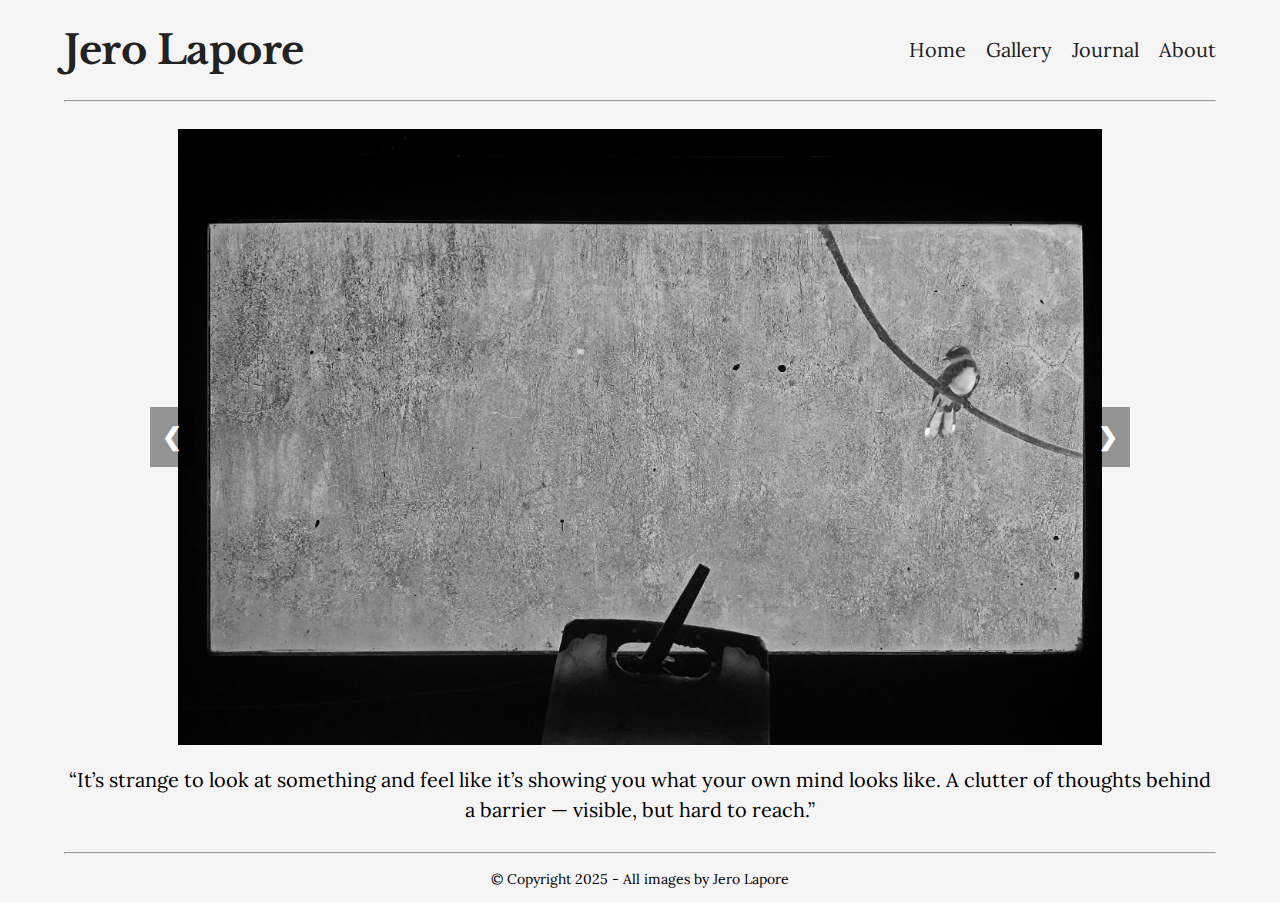
<file: index.html>
<!DOCTYPE html>
<html lang="en">
<head>
    <meta charset="UTF-8">
    <meta name="viewport" content="width=device-width, initial-scale=1.0">
    <link rel="stylesheet" href="styles.css">
    <link rel="stylesheet" href="queries.css">
    <title>Jero Lapore | HOME</title>
</head>
<body>
    <header>
        <div class="container">
            <nav class="navbar">
                <h3>Jero Lapore</h3>
                <ul class="nav-link-container">
                    <li><a href="#">Home</a></li>
                    <li><a href="gallery.html">Gallery</a></li>
                    <li><a href="journal.html">Journal</a></li>
                    <li><a href="about.html">About</a></li>
                </ul>
            </nav>
            <hr>
        </div>
    </header>

    <section class="home-section">
        <div class="container">
            <div class="home-container">
                <div class="slideshow">
                    <div class="slide fade">
                        <img class="home-img" src="images/home/collapse.jpg" alt="home section image 1">
                    </div>
                    <div class="slide fade">
                        <img class="home-img" src="images/home/inside-looking-out.jpg" alt="home section image 2">
                    </div>
                    <div class="slide fade">
                        <img class="home-img" src="images/home/laugh.jpg" alt="home section image 3">
                    </div>
                    <div class="slide fade">
                        <img class="home-img" src="images/home/bbq.jpg" alt="home section image 4">
                    </div>
                    <div class="slide fade">
                        <img class="home-img" src="images/home/ascend.jpg" alt="home section image 5">
                    </div>

                    <!-- Buttons -->
                    <a class="prev">&#10094;</a>
                    <a class="next">&#10095;</a>
                </div>
                <div>
                    <p>“It’s strange to look at something and feel like it’s showing you what your own mind looks like. A clutter of thoughts behind a barrier — visible, but hard to reach.”</p>
                </div>
            </div>

            <footer>
                <hr>
                <div class="footer">
                    © Copyright 2025 - All images by Jero Lapore
                </div>
            </footer>
        </div>
    </section>

    <script src="script.js"></script>
</body>
</html>
</file>
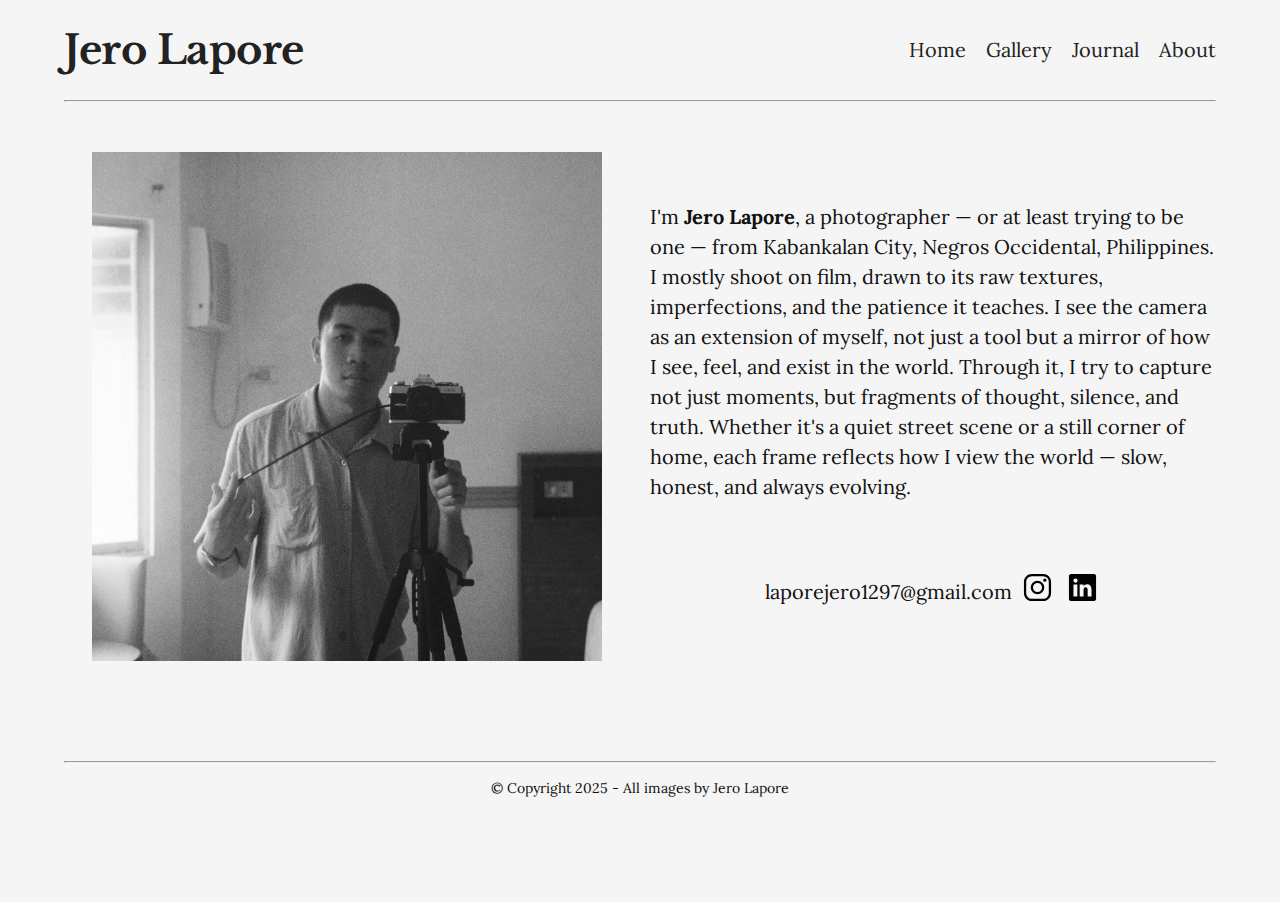
<file: about.html>
<!DOCTYPE html>
<html lang="en">
<head>
    <meta charset="UTF-8">
    <meta name="viewport" content="width=device-width, initial-scale=1.0">
    <link rel="stylesheet" href="styles.css">
    <link rel="stylesheet" href="queries.css">
    <title>Jero Lapore | ABOUT</title>
</head>
<body>
    <header>
        <div class="container">
            <nav class="navbar">
                <h3>Jero Lapore</h3>
                <ul class="nav-link-container">
                    <li><a href="index.html">Home</a></li>
                    <li><a href="gallery.html">Gallery</a></li>
                    <li><a href="journal.html">Journal</a></li>
                    <li><a href="#">About</a></li>
                </ul>
            </nav>
            <hr>
        </div>
    </header>

    <section class="about-section">
        <div class="container">
            <div class="about-grid-container">
                <img src="images/about/about-img.JPG" alt="about-img">
                <div class="about-paragraph">
                    <div>
                        <p>I'm <strong>Jero Lapore</strong>, a photographer — or at least trying to be one — from Kabankalan City, Negros Occidental, Philippines. I mostly shoot on film, drawn to its raw textures, imperfections, and the patience it teaches. I see the camera as an extension of myself, not just a tool but a mirror of how I see, feel, and exist in the world. Through it, I try to capture not just moments, but fragments of thought, silence, and truth. Whether it's a quiet street scene or a still corner of home, each frame reflects how I view the world — slow, honest, and always evolving.</p>
                    </div>
                </div>
                <div class="about-social-links">
                    <div>
                        <a href="">laporejero1297@gmail.com</a>
                    </div>
                    <div>
                        <a class="social-item" href="https://www.instagram.com/jero.lapore/">
                            <img class="social-icons" src="images/about/instagram.svg" alt="instagram logo">
                        </a>
                    </div>
                    <div>
                        <a class="social-item" href="">
                            <img class="social-icons" src="images/about/linkedin.svg" alt="linkedin logo">
                        </a>
                    </div>
                    <!-- <p></p> -->
                </div>
            </div>

            <footer>
                <hr>
                <div class="footer">
                    © Copyright 2025 - All images by Jero Lapore
                </div>
            </footer>
        </div>
    </section>
    
</body>
</html>
</file>
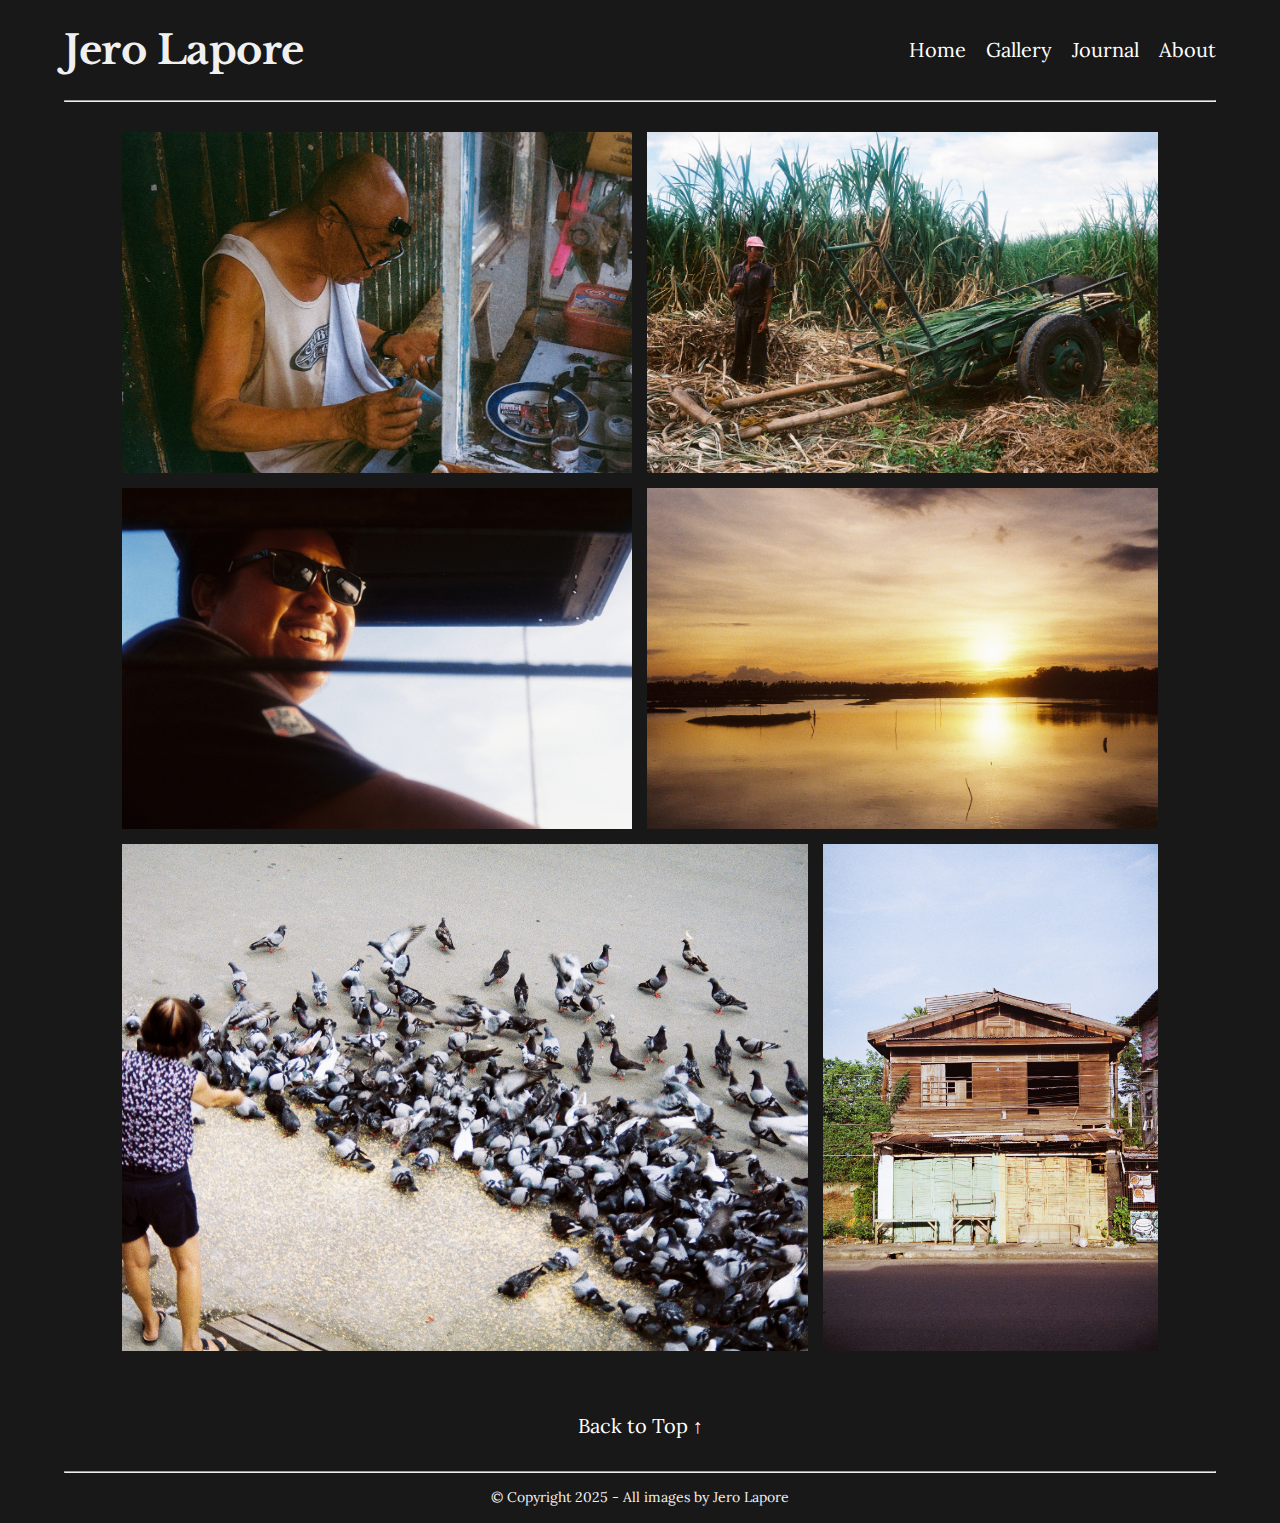
<file: gallery.html>
<!DOCTYPE html>
<html lang="en">
<head>
    <meta charset="UTF-8">
    <meta name="viewport" content="width=device-width, initial-scale=1.0">
    <link rel="stylesheet" href="styles.css">
    <link rel="stylesheet" href="queries.css">
    <title>Jero Lapore | GALLERY</title>
    <style>
        /* ---------- NAVBAR ---------- */
        .nav-link-container a {
            color: var(--nav-text-color);
        }

        hr {
            background-color: white;
        }

        .back-to-top {
            color: white;
        }
    </style>
</head>
<body>
    <header class="gallery-header">
        <div class="container">
            <nav class="navbar">
                <h3>Jero Lapore</h3>
                <ul class="nav-link-container">
                    <li><a href="index.html">Home</a></li>
                    <li><a href="#">Gallery</a></li>
                    <li><a href="journal.html">Journal</a></li>
                    <li><a href="about.html">About</a></li>
                </ul>
            </nav>
            <hr>
        </div>
    </header>

    <section class="gallery-section">
        <div class="container">
            <div class="gallery-grid-container">
                <img class="span-2 margin-top" src="images/gallery/000001.jpg" alt="000001">
                <img class="span-2 margin-top" src="images/gallery/000002.jpg" alt="000002">

                <img class="span-2" src="images/gallery/000003.jpg" alt="000003">
                <img class="span-2" src="images/gallery/000004.jpg" alt="000004">
            </div>
            
            <div class="grid-3-columns">
                <div class="horizontal-wrapper span-2 margin-bottom">
                    <img src="images/gallery/000005.jpg" alt="000005">
                </div>
                <div class="vertical-wrapper span-1 margin-bottom">
                    <img src="images/gallery/000006.jpg" alt="000006">
                </div>
            </div>

            <a href="#" class="back-to-top">Back to Top ↑</a>

            <footer>
                <hr>
                <div class="footer">
                    © Copyright 2025 - All images by Jero Lapore
                </div>
            </footer>
        </div>
        
        
    </section>
    
</body>
</html>
</file>
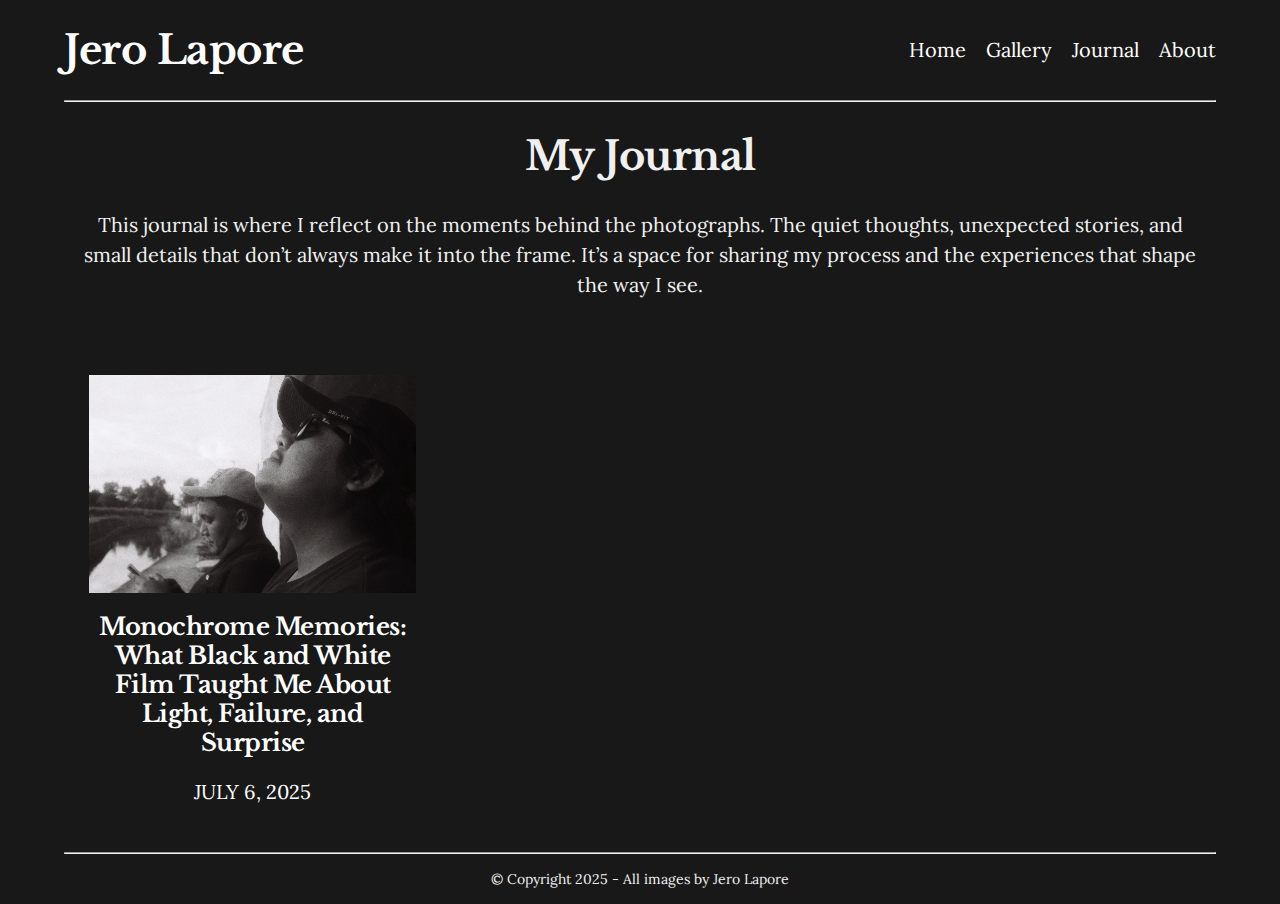
<file: journal.html>
<!DOCTYPE html>
<html lang="en">
<head>
    <meta charset="UTF-8">
    <meta name="viewport" content="width=device-width, initial-scale=1.0">
    <link rel="stylesheet" href="styles.css">
    <link rel="stylesheet" href="queries.css">
    <title>Jero Lapore | ABOUT</title>
    <style>
        /* ---------- NAVBAR ---------- */
        hr {
            background-color: white;
        }

        header {
            background-color: var(--nav-bg);
            color: var(--nav-text-color);
        }

        .nav-link-container a {
            color: var(--nav-text-color);
        }

        .journal-section, footer {
            background-color: var(--gallery-bg);
            color: var(--gallery-text-color);
        }

        .journal-section {
            height: calc(100vh - var(--nav-height) - var(--footer-height));
        }

        .journal-section h3 {
            text-align: center;
            padding: 3rem 0;
        }

        .paragraph {
            text-align: center;
        }

        .journal-card {
            color: white;
        }

        .journal-card-container {
            display: grid;
            grid-template-columns: repeat(auto-fill, minmax(300px, 1fr));
            gap: 3rem;
            max-width: 130rem;
            margin: 0 auto;
        }

        .journal-card {
            background-color: var(--nav-bg);
            margin-top: 6rem;
            text-align: center;
            padding: 1.5rem;
            gap: 2rem;
            
            display: flex;
            flex-direction: column;
            justify-content: space-between;
        }

        .journal-card img {
            width: 100%;
            height: auto;
        }

        .journal-card:hover {
            opacity: 0.7;
        }

        /* XS - PHONE (PORTRAIT) (0 – 576px) */
        @media (max-width: 36rem) {
            .journal-card-container {
                grid-template-columns: 1fr;
            }  
        }
    </style>
</head>
<body>
    <header class="journal-header">
        <div class="container">
            <nav class="navbar">
                <h3>Jero Lapore</h3>
                <ul class="nav-link-container">
                    <li><a href="index.html">Home</a></li>
                    <li><a href="gallery.html">Gallery</a></li>
                    <li><a href="#">Journal</a></li>
                    <li><a href="about.html">About</a></li>
                </ul>
            </nav>
            <hr>
        </div>
    </header>

    <section class="journal-section">
        <div class="container">
            <h3>My Journal</h3>
            <p class="paragraph">This journal is where I reflect on the moments behind the photographs. The quiet thoughts, unexpected stories, and small details that don’t always make it into the frame. It’s a space for sharing my process and the experiences that shape the way I see.</p>

            <div class="journal-card-container">
                <a href="monochrome-memories.html" class="journal-card">
                    <img src="images/monochrome/000001.JPG" alt="000001">
                    <h5>Monochrome Memories: What Black and White Film Taught Me About Light, Failure, and Surprise</h5>
                    <p>JULY 6, 2025</p>
                </a>
            </div>            
        </div>
    </section>

    <footer>
        <div class="container">
            <hr>
            <div class="footer">
                © Copyright 2025 - All images by Jero Lapore
            </div>
        </div>
    </footer> 
</body>
</html>
</file>
<file: styles.css>
@import url('https://fonts.googleapis.com/css2?family=Libre+Baskerville:ital,wght@0,400;0,700;1,400&display=swap');

@import url('https://fonts.googleapis.com/css2?family=Lora:ital,wght@0,400..700;1,400..700&display=swap');

/*
-------------- TYPOGRAPHY --------------

FONT SIZES
12px / 16px / 20px / 24px / 32px / 40px / 48px / 62px

FONT WEIGHTS
400 / 700

LINE HEIGHTS
1.2 / 1.5

LETTER SPACING
0 / -2px

FONT FAMILY
Headings: "Libre Baskerville", serif
body text: "Lora", serif

-------------- COLORS --------------
NAV
Background: #111
Text color: #111

HOMEPAGE
Background: #f5f5f5
Color: #222

GALLERY
Background: #1a1a1a
Color: #f0f0f0
Border: 2px solid #333

ABOUT
Background: #ffffff
Color: #111
*/

/* ------------------------- GLOBAL STYLES ------------------------- */

:root {
    /* FONT SIZE */
    --text-sm: 1.4rem;
    --text-base: 1.6rem;
    --text-paragraph: 2rem;
    --text-h5: 2.4rem;
    --text-h4: 3.2rem;
    --text-h3: 4rem;
    --text-h2: 4.8rem;
    --text-h1: 6.2rem;

    /* FONT WEIGHTS */
    --font-weight-normal: 400;
    --font-weight-bold: 700;

    /* LINE HEIGHT */
    --line-height-tight: 1.2;
    --line-height-normal: 1.5;

    /* LETTER SPACING */
    --letter-spacing-tight: -0.5px;

    /* FONT FAMILY */
    --font-family-heading: "Libre Baskerville", serif;
    --font-family-body: "Lora", serif;

    /* COLORS */
    --nav-bg: #181818;
    --nav-text-color: white;
    --home-bg: #f5f5f5;
    --home-text-color: #222;
    /* --gallery-bg: #1a1a1a; */
    --gallery-bg: #181818;
    --gallery-text-color: #f0f0f0;
    --about-bg: #f5f5f5;
    --about-text-color: #111;

    /* MISCELLANEOUS */
    --nav-height: 100px;
    --footer-height: 5rem;
}

* {
    margin: 0;
    padding: 0;
    box-sizing: border-box;
}

html {
    font-size: 62.5%; /* 10px */
    scroll-behavior: smooth;
}

body {
    font-family: var(--font-family-body);
    font-weight: var(--font-weight-normal);
    line-height: var(--line-height-normal);
}

.container {
    max-width: 1300px;
    margin: 0 auto;
    width: 90%;
}

h1, h2, h3, h4, h5 {
    font-weight: var(--font-weight-bold);
    line-height: var(--line-height-tight);
    font-family: var(--font-family-heading);
    letter-spacing: var(--letter-spacing-tight);
}

h1 {
    font-size: var(--text-h1);
}
h2 {
    font-size: var(--text-h2);
}
h3 {
    font-size: var(--text-h3);
}
h4 {
    font-size: var(--text-h4);
}
h5 {
    font-size: var(--text-h5);
}

a {
    text-decoration: none;
    font-size: var(--text-paragraph);
    display: inline-block;
    color: var(--home-text-color);
}

p {
    font-size: var(--text-paragraph);
}

ul {
    list-style: none;
}

span {
    display: inline-block;
}

.small-text {
    font-size: var(--text-sm);
}

.margin-top {
    margin-top: 3rem;
}

.margin-bottom {
    margin-bottom: 3rem;
}

.back-to-top {
    font-size: var(--text-paragraph);
    display: block;
    text-align: center;
    padding: 3rem 0;
}

.back-to-top:hover {
    opacity: 0.7;
}

/* -------------------- SECTIONS -------------------- */

/* ---------- NAVBAR ---------- */
header {
    background-color: var(--home-bg);
    color: var(--home-text-color);
}

.navbar {
    height: var(--nav-height);
    display: flex;
    justify-content: space-between;
    align-items: center;
}

.nav-link-container {
    display: flex;
    gap: 2rem;
}

.nav-link-container a:hover {
    opacity: 0.8;
}

/* -------------------- HOMEPAGE -------------------- */
.home-section {
    background-color: var(--home-bg);
    height: calc(100vh - var(--nav-height));
}

.home-container {
    height: calc(100vh - var(--nav-height) - var(--footer-height));
    display: flex;
    flex-direction: column;
    justify-content: center;
    align-items: center;
}

.home-img {
    max-width: 100rem;
    width: 100%;
}

.home-container p {
    text-align: center;
    margin-top: 2rem;
}

.slideshow {
    position: relative;
    max-width: 100rem;
    width: 100%;
    height: 68.5vh;
    
    display: flex;
    justify-content: center;
    align-items: center;
    overflow: hidden;
}

.slide {
    display: none;
    height: 100%;
    width: 100%;
    text-align: center;
}

.slide img {
    max-height: 100%;     /* never taller than slideshow */
    max-width: 100%;      /* never wider than slideshow */
    object-fit: contain;  /* keep full image inside */
    display: block;
    margin: auto;
}

/* Fade animation */
.fade {
    animation: fadeEffect 1s;
}
@keyframes fadeEffect {
    from {opacity: 0.4;}
    to {opacity: 1;}
}

/* Prev & Next buttons */
.prev, .next {
    cursor: pointer;
    position: absolute;
    top: 50%;
    transform: translateY(-50%);
    padding: 12px;
    color: white;
    font-size: 24px;
    font-weight: bold;
    user-select: none;
    transition: 0.3s;
    background: rgba(0,0,0,0.4);
    /* border-radius: 50%; */
}

.prev:hover, .next:hover {
    background: rgba(0, 0, 0, 0.8);
}

.prev { left: 10px; }
.next { right: 10px; }

/* -------------------- GALLERY -------------------- */
.gallery-header, .gallery-section {
    background-color: var(--gallery-bg);
    color: var(--gallery-text-color);
}

.gallery-grid-container {
    display: grid;
    grid-template-columns: repeat(4, 1fr);
    gap: 1.5rem;
    width: 90%;
    margin: 0 auto;
}

.grid-3-columns {
    display: grid;
    grid-template-columns: repeat(3, 1fr);
    gap: 1.5rem;
    width: 90%;
    margin: 1.5rem auto 0;
    align-items: stretch;
}

.gallery-grid-container img, .grid-3-columns img {
    /* height: auto; */
    width: 100%;
    object-fit: cover;
}

/* Wrap images in divs to let them fill the grid cell */
.horizontal-wrapper,
.vertical-wrapper {
    overflow: hidden;
}

.horizontal-wrapper img,
.vertical-wrapper img {
  width: 100%;
  height: 100%;
  object-fit: cover; /* ← Crop the image to fill */
}

.horizontal-wrapper img:hover,
.vertical-wrapper img:hover {
  object-fit: contain;
}

/* Span */
.span-1 {
    grid-column: span 1;
}

.span-2 {
    grid-column: span 2;
}

.span-3 {
    grid-column: span 3;
}

/* -------------------- JOURNAL -------------------- */
.journal-section {
    color: var(--home-text-color);
    background-color: var(--home-bg);
}

.journal-section .container {
    padding: 0 1rem;
}

.journal-container h3 {
    text-align: center;
    padding-top: 3rem;
}

.image-solo {
    display: block;
    margin: 3rem auto;
    max-width: 80%; /* optional: keeps image responsive */
    height: auto;
}

.journal-container h5 {
    margin-bottom: 1rem;
}

.images-grid-3 {
    display: grid;
    grid-template-columns: repeat(2, minmax(400px, 1fr));
    grid-template-rows: 1fr 1fr ;
    max-width: 100%;
    height: auto;

    margin: 0 auto;
}

.images-grid-3 img, .images-grid-2 img {
    /* display: block; */
    margin: 3rem auto;
    max-width: 90%; /* optional: keeps image responsive */
    object-fit: cover;
    height: auto;
}

.image-000003 {
    grid-row: span 2;   
}

.images-grid-2 {
    display: grid;
    grid-template-columns: repeat(2, minmax(400px, 1fr));
    max-width: 100%;
    height: auto;
}

.journal-container:last-child {
    padding-bottom: 4rem;
}

/* -------------------- ABOUT -------------------- */
.about-section {
    background-color: var(--about-bg);
    color: var(--about-text-color);
    height: calc(100vh - var(--nav-height));
    
}

.about-grid-flex-container {
    height: calc(100vh - var(--nav-height));
    display: flex;
    /* justify-content: center; */
    align-items: center;
}

.about-grid-container {
    /* height: calc(100vh - var(--nav-height)); */
    padding-top: 5rem;
    display: grid;
    grid-template-columns: repeat(2, minmax(280px, 1fr));
    /* grid-template-rows: 3fr 1fr; */
    max-width: 1400px;
    align-items: center;
    justify-items: center;
    gap: 2rem;
    margin-bottom: 10rem;

    grid-template-areas: "image paragraph"
                         "image links";
}

.about-grid-container img {
    grid-area: image;
    width: 90%;
    height: auto;
}

.about-paragraph {
    grid-area: paragraph;
    align-self: flex-end;
}

.about-social-links {
    grid-area: links;
    /* display: inline-block; */
    /* width: 100%;
    text-align: center; */
    margin-top: 5rem;
    align-self: start;
    gap: 1rem;

    display: flex;
    justify-content: center;
    align-items: center;
}

.about-social-links div a {
    color: var(--about-text-color);
}

.social-item {
    width: 3.5rem;
}

/* -------------------- FOOTER -------------------- */
.footer {
    height: var(--footer-height);
    display: flex;
    justify-content: center;
    align-items: center;
    font-size: var(--text-sm);
}
</file>
<file: queries.css>
/* LG - LAPTOP/DESKTOP (993px – 1104px) */
@media (max-width: 69rem) {
    /* 1104px / 16px = 69rem */
    /* 69rem x 16px = 1104px */
    html {
        font-size: 56.25%;
        /* 9px / 16px = 56.25% */
    }
}

/* MD - TABLET (769px – 992px) */
@media (max-width: 62rem) {
    /* 992px / 16px = 62rem */
    /* 62rem x 16px = 992px */
    html {
        font-size: 50%;
        /* 8px / 16px = 50% */
    }

    /* HOMEPAGE */
    .home-container {
        justify-content: start;
        align-items: center;
        height: auto;
        margin-bottom: 5rem;
    }

    .slideshow {
        height: 60vh;
    }

    .home-img {
        padding-top: 4rem;
    }

    /* ABOUT */
    .about-grid-container img {
        align-self: flex-start;
    }
}

/* SM - MOBILE (HORIZONTAL) (577px – 768px) */
@media (max-width: 48rem) {
    /* 768px / 16rpx = 48rem */
    /* 48rem x 16px = 768px */
    html {
        font-size: 43.75%;
        /* 7px / 16px = 43.75% */
    }

    /* HOMEPAGE */
    .home-container {
        height: auto;
        margin-bottom: 5rem;
    }

    .slideshow {
        height: 50vh;
    }

    /* GALLERY */
    .gallery-section {
        padding: 3rem 0;
    }

    .gallery-grid-container,
    .grid-3-columns {
        grid-template-columns: 1fr;
    }

    .margin-top,
    .margin-bottom {
        margin: 0;
    }

    .span-1, .span-2, .span-3 {
        grid-column: span none;
    }

    /* ABOUT */ 
    .about-grid-container {
        grid-template-columns: 1fr;

        grid-template-areas: "image"
                             "paragraph"
                             "links";
    }

    .about-grid-container img {
        max-width: 60rem;
    }

    .about-paragraph {
        width: 90%;
    }
}

/* XS - PHONE (PORTRAIT) (0 – 576px) */
@media (max-width: 36rem) {
    /* 575px / 16px = 36rem */
    /* 36rem x 16px = 576 */
    /* html {
        font-size: 37.5%;
    } */

    /* HOMEPAGE */
    .home-section {
        min-height: calc(100vh - var(--nav-height)); /* ensures full height */
        height: auto; /* allow it to grow if content overflows */
    }

    .home-container {
        height: auto;
        margin-bottom: 5rem;
        min-height: calc(100vh - var(--nav-height) - var(--footer-height));
        height: auto;
    }

    .slideshow {
        height: auto; /* let it shrink naturally */
    }

    .slide img {
        width: 100%;
        height: auto;
        max-height: none;
    }

    /* NAVBAR */
    .navbar {
        flex-direction: column;
        justify-content: space-evenly;
    }

    .about-section {
        height: calc(100vh - var(--nav-height));
        height: auto;
    }

    .about-grid-flex-container {
        height: calc(100vh - var(--nav-height));
        height: auto;
    }
}

/* LG - LAPTOP/DESKTOP (993px – 1104px) */
@media (max-width: 69rem) {
    /* 1104px / 16px = 69rem */
    /* 69rem x 16px = 1104px */
    html {
        font-size: 56.25%;
        /* 9px / 16px = 56.25% */
    }
}

/* MD - TABLET (769px – 992px) */
@media (max-width: 62rem) {
    /* 992px / 16px = 62rem */
    /* 62rem x 16px = 992px */
    html {
        font-size: 50%;
        /* 8px / 16px = 50% */
    }

    /* HOMEPAGE */
    .home-container {
        justify-content: start;
        align-items: center;
        height: auto;
        margin-bottom: 5rem;
    }

    .slideshow {
        height: 60vh;
    }

    .home-img {
        padding-top: 4rem;
    }

    /* ABOUT */
    .about-grid-container img {
        align-self: flex-start;
    }
}

/* SM - MOBILE (HORIZONTAL) (577px – 768px) */
@media (max-width: 48rem) {
    /* 768px / 16rpx = 48rem */
    /* 48rem x 16px = 768px */
    html {
        font-size: 43.75%;
        /* 7px / 16px = 43.75% */
    }

    /* HOMEPAGE */
    .home-container {
        height: auto;
        margin-bottom: 5rem;
    }

    .slideshow {
        height: 50vh;
    }

    /* GALLERY */
    .gallery-section {
        padding: 3rem 0;
    }

    .gallery-grid-container,
    .grid-3-columns {
        grid-template-columns: 1fr;
    }

    .margin-top,
    .margin-bottom {
        margin: 0;
    }

    .span-1, .span-2, .span-3 {
        grid-column: span none;
    }

    /* ABOUT */ 
    .about-grid-container {
        grid-template-columns: 1fr;

        grid-template-areas: "image"
                             "paragraph"
                             "links";
    }

    .about-grid-container img {
        max-width: 60rem;
    }

    .about-paragraph {
        width: 90%;
    }
}

/* XS - PHONE (PORTRAIT) (0 – 576px) */
@media (max-width: 36rem) {
    /* 575px / 16px = 36rem */
    /* 36rem x 16px = 576 */
    /* html {
        font-size: 37.5%;
    } */

    /* HOMEPAGE */
    .home-section {
        min-height: calc(100vh - var(--nav-height)); /* ensures full height */
        height: auto; /* allow it to grow if content overflows */
    }

    .home-container {
        height: auto;
        margin-bottom: 5rem;
        min-height: calc(100vh - var(--nav-height) - var(--footer-height));
        height: auto;
    }

    .slideshow {
        height: auto; /* let it shrink naturally */
    }

    .slide img {
        width: 100%;
        height: auto;
        max-height: none;
    }

    /* NAVBAR */
    .navbar {
        flex-direction: column;
        justify-content: space-evenly;
    }

    .about-section {
        height: calc(100vh - var(--nav-height));
        height: auto;
    }

    .about-grid-flex-container {
        height: calc(100vh - var(--nav-height));
        height: auto;
    }
}
</file>
